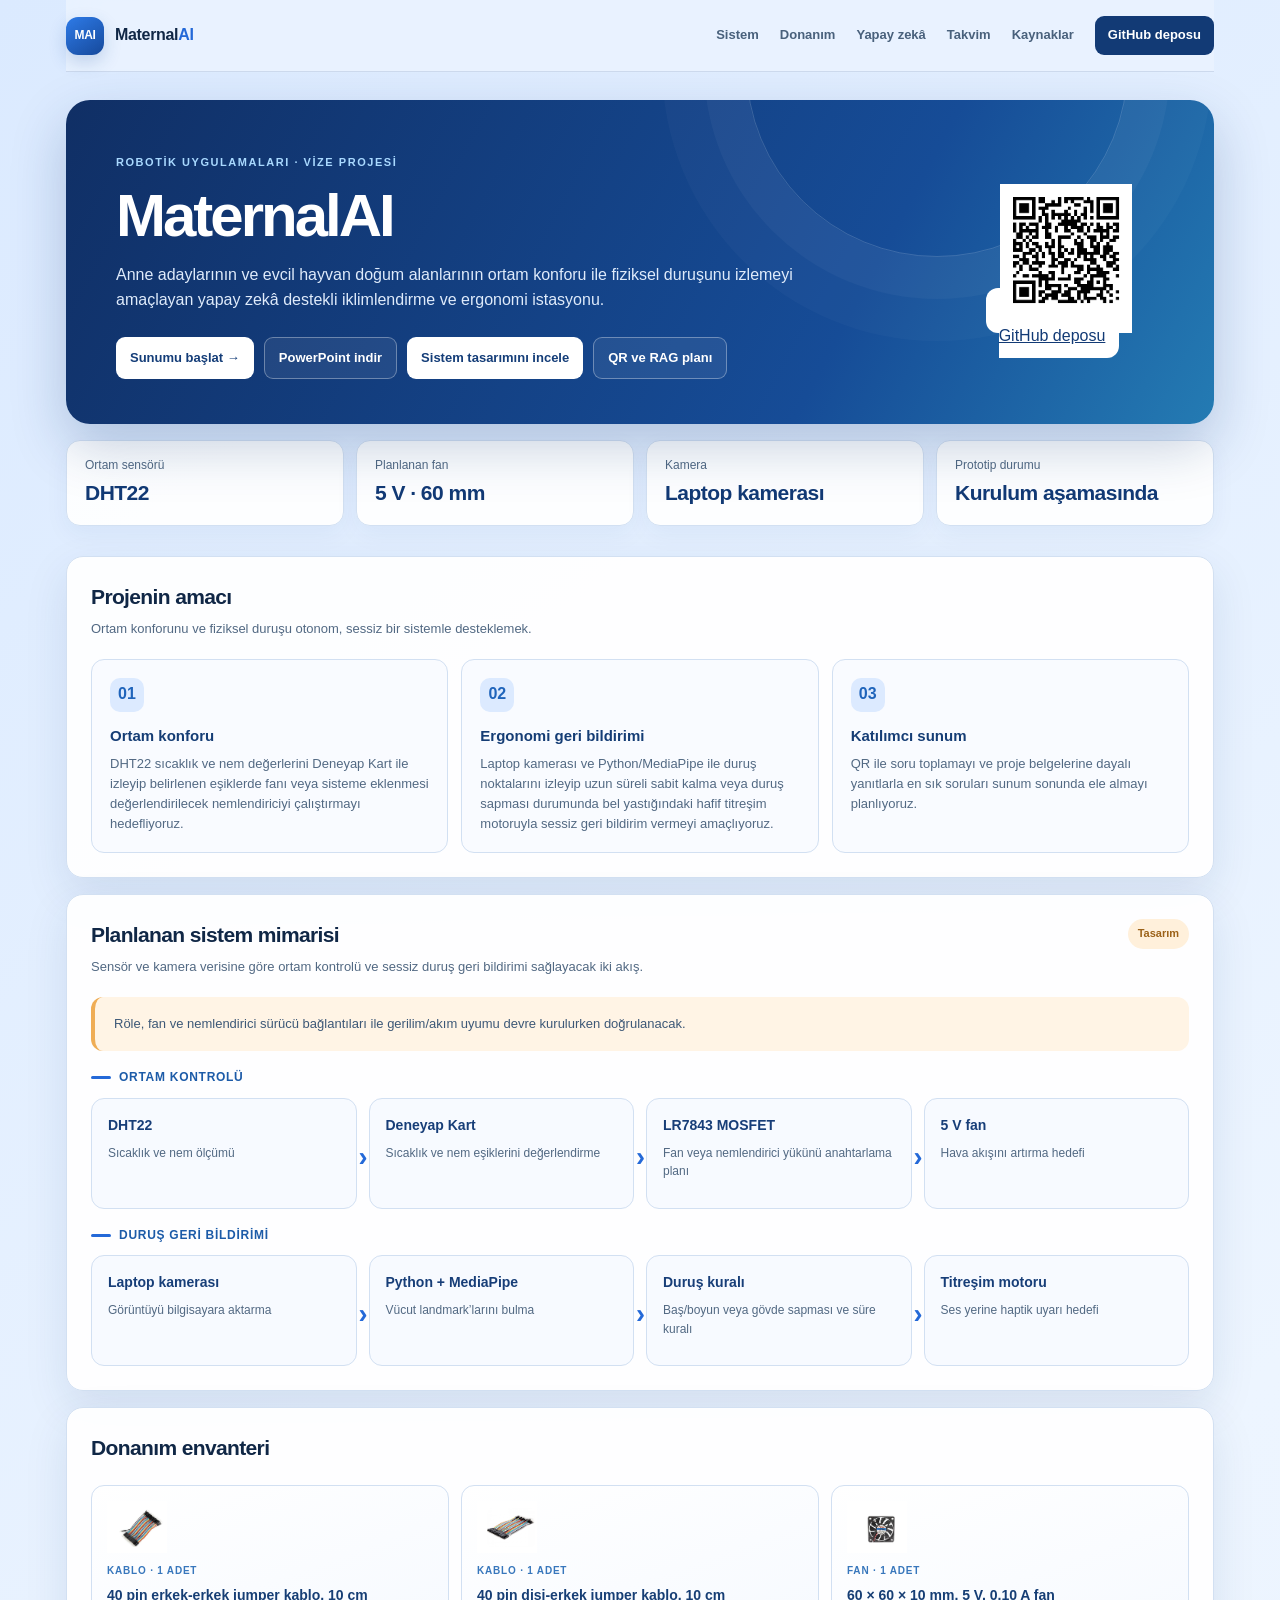
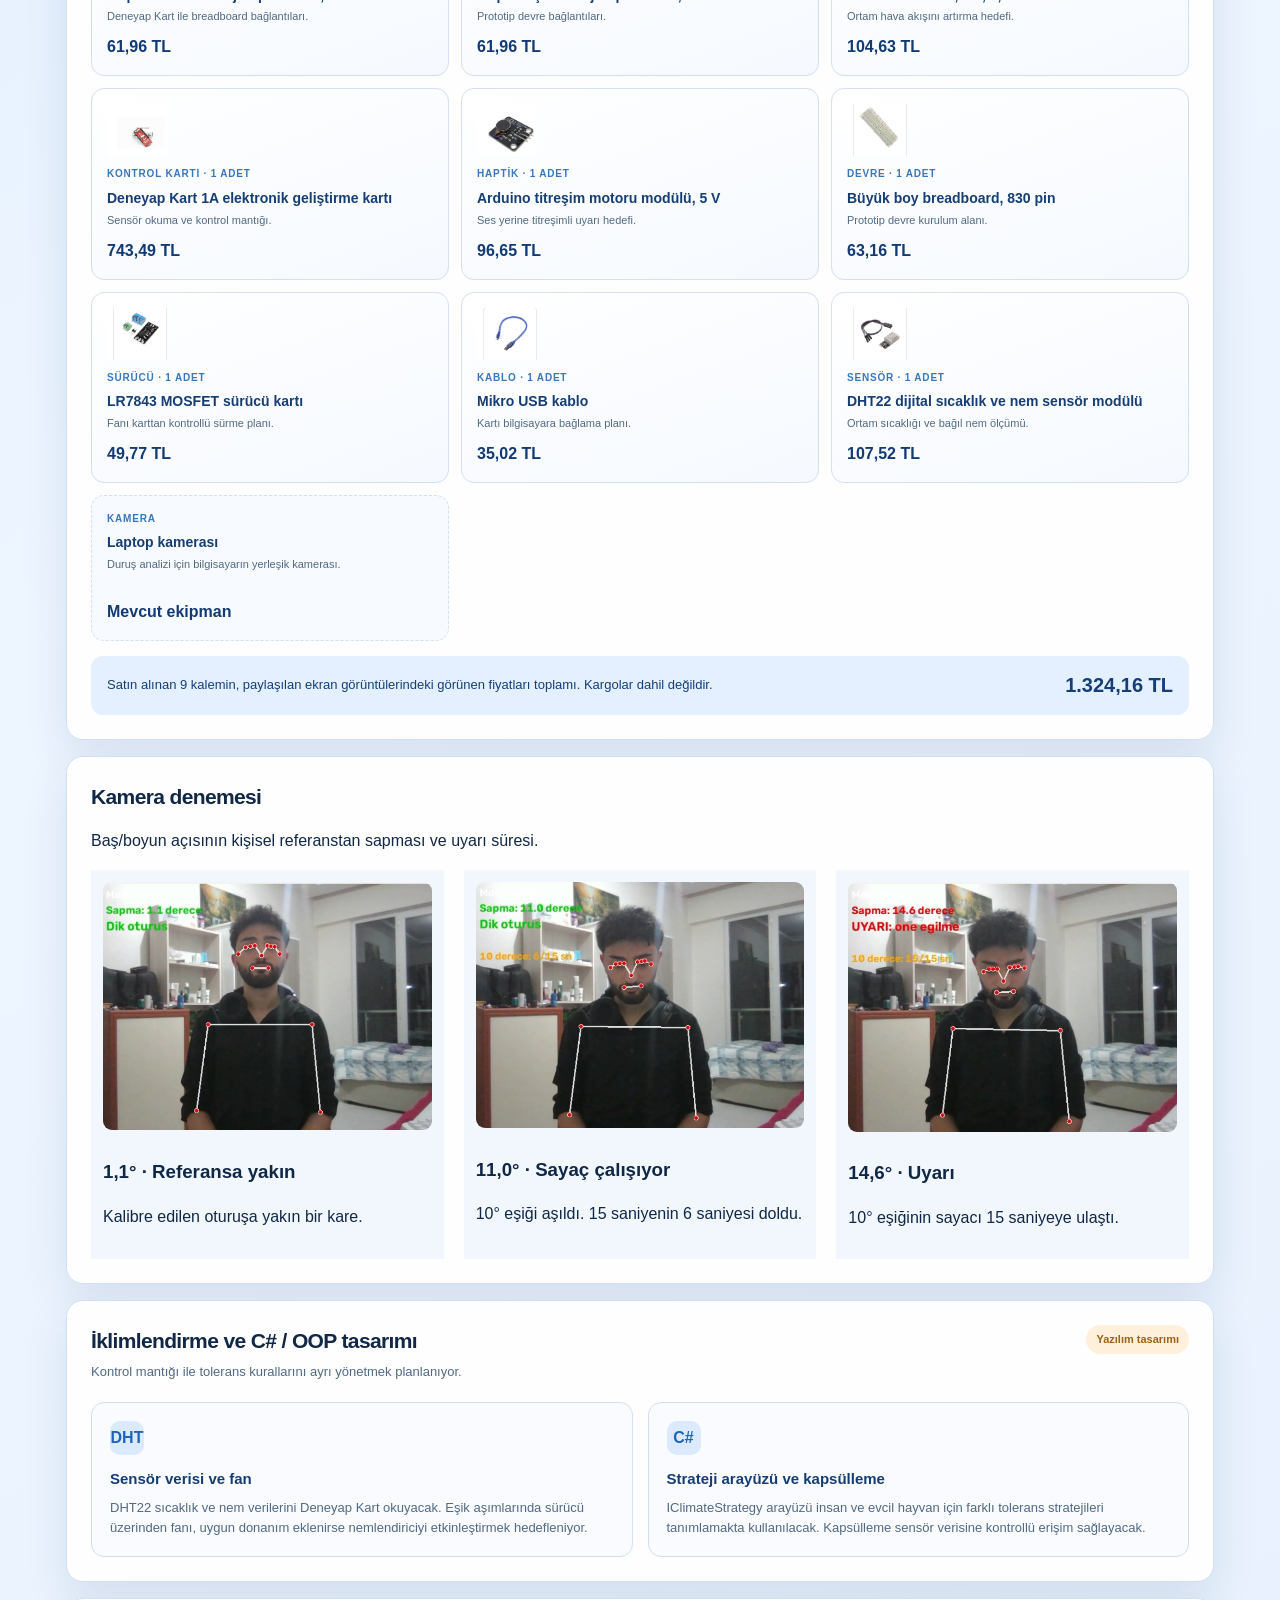
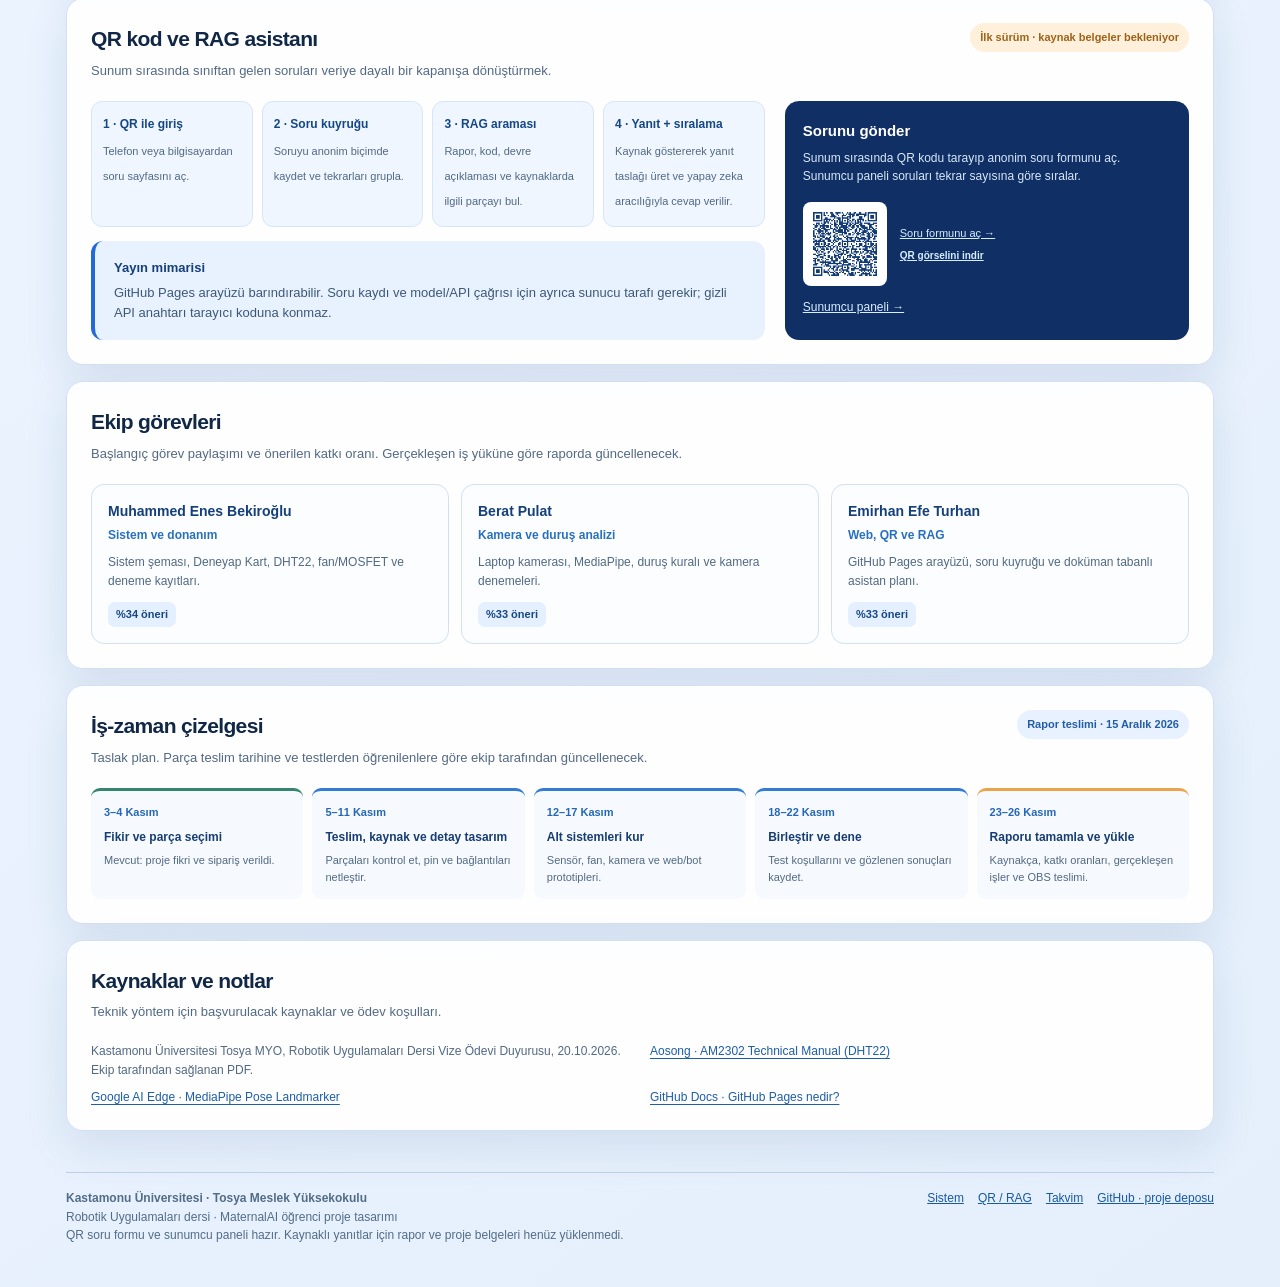
<file: index.html>
<!DOCTYPE html>

<html lang="tr">
<head>
<meta charset="utf-8"/>
<meta content="width=device-width, initial-scale=1" name="viewport"/>
<meta content="#123a75" name="theme-color"/>
<meta content="MaternalAI: anne adayları ve doğum alanları için ortam konforu ve ergonomi destek istasyonu." name="description"/>
<title>MaternalAI | İklimlendirme ve ergonomi istasyonu</title>
<style>
    :root{
      --ink:#102746;--muted:#526983;--paper:#eaf2ff;--line:#d2e0f2;--blue:#2469d8;--blue-dark:#123a75;
      --blue-deep:#0a2450;--sky:#70b7ff;--cyan:#3ab6c8;--soft:#dceaff;--surface:#fff;--amber:#efad55;
      --green:#33856d;--shadow:0 16px 44px rgba(20,55,105,.10)
    }
    *{box-sizing:border-box}html{scroll-behavior:smooth;scroll-padding-top:88px}
    body{margin:0;background:linear-gradient(145deg,#dbeaff 0%,#edf5ff 42%,#e5effc 100%);color:var(--ink);font:16px/1.55 Inter,ui-sans-serif,system-ui,-apple-system,"Segoe UI",sans-serif}
    a{color:var(--blue-dark)}button{font:inherit}.shell{max-width:1200px;margin:auto;padding:0 26px}
    .topbar{position:sticky;top:0;z-index:5;display:flex;align-items:center;justify-content:space-between;gap:20px;min-height:72px;background:rgba(234,242,255,.92);border-bottom:1px solid rgba(18,58,117,.13);backdrop-filter:blur(14px)}
    .brand{display:flex;align-items:center;gap:11px;text-decoration:none;color:var(--ink);font-weight:850;letter-spacing:-.02em}.mark{width:38px;height:38px;display:grid;place-items:center;border-radius:12px;background:linear-gradient(145deg,#2e7be8,#16499b);color:#fff;font-size:12px;font-weight:900;box-shadow:0 7px 18px #16499b33}.brand em{font-style:normal;color:var(--blue)}
    .nav{display:flex;align-items:center;gap:21px}.nav a{font-size:13px;color:#49617c;text-decoration:none;font-weight:650}.nav a:hover{color:var(--blue)}.nav .repo{padding:9px 13px;border-radius:9px;background:var(--blue-dark);color:#fff}
    .hero{position:relative;overflow:hidden;margin:28px 0 16px;padding:54px 50px 45px;border-radius:24px;background:linear-gradient(118deg,#102f65,#164c97 68%,#247bb3);color:#fff;box-shadow:0 22px 55px rgba(14,52,112,.23);display:grid;grid-template-columns:minmax(0,1fr) 240px;gap:34px;align-items:center}
    .hero:after{content:"";position:absolute;width:380px;height:380px;border:1px solid rgba(255,255,255,.16);border-radius:50%;right:86px;top:-225px;box-shadow:0 0 0 42px rgba(255,255,255,.035),0 0 0 84px rgba(255,255,255,.025)}
    .hero-copy,.hero-side{position:relative;z-index:1}.eyebrow{font-size:11px;letter-spacing:.14em;text-transform:uppercase;color:#a9d9ff;font-weight:850}.hero h1{font-size:clamp(36px,5vw,60px);line-height:1.02;letter-spacing:-.05em;margin:14px 0 17px;max-width:790px}.hero p{max-width:750px;color:#dfebfb;margin:0;font-size:16px}.hero-actions{display:flex;flex-wrap:wrap;gap:10px;margin-top:24px}.primary,.secondary{display:inline-flex;align-items:center;justify-content:center;min-height:42px;padding:9px 14px;border-radius:9px;text-decoration:none;font-size:13px;font-weight:800}.primary{background:#fff;color:#143d78}.secondary{border:1px solid #ffffff55;color:#fff;background:#ffffff12}.hero-side{justify-self:end;width:210px;text-align:center}.status{display:inline-flex;align-items:center;gap:8px;padding:7px 11px;border-radius:999px;background:#ffffff18;border:1px solid #ffffff3d;color:#e8f5ff;font-size:12px;font-weight:750}.status i{width:8px;height:8px;border-radius:50%;background:#ffc46e}.orb{width:116px;height:116px;margin:20px auto 0;border-radius:50%;display:grid;place-items:center;background:radial-gradient(circle at 35% 30%,#78c6ff,#2c75cf 70%);box-shadow:0 0 0 18px #ffffff12,0 15px 40px #061b3b66;font-size:29px;font-weight:900;letter-spacing:-.06em}
    .stats{display:grid;grid-template-columns:repeat(4,1fr);gap:12px;margin:0 0 30px}.stat{background:rgba(255,255,255,.92);border:1px solid var(--line);border-radius:14px;padding:15px 18px;box-shadow:0 8px 24px rgba(22,60,118,.05)}.stat span{display:block;color:var(--muted);font-size:12px}.stat strong{display:block;color:var(--blue-dark);font-size:21px;margin-top:3px;letter-spacing:-.025em}
    .section{background:rgba(255,255,255,.95);border:1px solid var(--line);border-radius:17px;padding:24px;margin:16px 0;box-shadow:var(--shadow)}.section-head{display:flex;justify-content:space-between;align-items:start;gap:18px;margin-bottom:20px}.section h2{margin:0;color:var(--ink);font-size:21px;letter-spacing:-.03em}.section-head p,.hint{margin:5px 0 0;color:var(--muted);font-size:13px}.pill{display:inline-flex;align-items:center;white-space:nowrap;padding:6px 10px;border-radius:999px;background:#e7f1ff;color:#245da6;font-size:11px;font-weight:800}.pill.plan{background:#fff0db;color:#9c6218}.pill.ready{background:#e5f4ed;color:#247456}
    .grid-3{display:grid;grid-template-columns:repeat(3,1fr);gap:13px}.grid-2{display:grid;grid-template-columns:repeat(2,1fr);gap:15px}.info-card{padding:18px;border:1px solid var(--line);border-radius:13px;background:#f9fbff}.info-card h3{font-size:15px;margin:0 0 7px;color:#153d75}.info-card p{font-size:13px;color:var(--muted);margin:0}.icon{width:34px;height:34px;border-radius:10px;display:grid;place-items:center;background:#dceaff;color:#1f64bb;font-weight:900;margin-bottom:12px}
    .flow{display:grid;grid-template-columns:repeat(4,1fr);gap:12px;align-items:stretch}.flow-step{position:relative;min-height:111px;padding:16px;border:1px solid var(--line);border-radius:13px;background:#f7faff}.flow-step:not(:last-child):after{content:"›";position:absolute;right:-12px;top:38px;z-index:1;color:var(--blue);font-size:27px;font-weight:900}.flow-step b{display:block;color:#173e78;font-size:14px;margin-bottom:7px}.flow-step span{display:block;color:var(--muted);font-size:12px}.flow-label{display:flex;align-items:center;gap:8px;margin:17px 0 11px;color:#1c5ba8;font-size:12px;font-weight:900;letter-spacing:.06em}.flow-label:before{content:"";width:20px;height:3px;border-radius:3px;background:var(--blue)}
    .inventory-grid{display:grid;grid-template-columns:repeat(3,1fr);gap:12px}.inventory-card{display:flex;flex-direction:column;min-height:146px;padding:15px;border:1px solid var(--line);border-radius:13px;background:linear-gradient(160deg,#fff,#f5f9ff)}.inventory-card .item-kind{color:#3877bc;font-size:10px;letter-spacing:.08em;text-transform:uppercase;font-weight:850}.inventory-card h3{margin:7px 0 4px;color:#163e75;font-size:14px;line-height:1.35}.inventory-card p{margin:0;color:var(--muted);font-size:11px}.inventory-card .price{margin-top:auto;padding-top:10px;color:#123a75;font-size:16px;font-weight:900}.inventory-card.pending{border-style:dashed;background:#f7faff}.purchase-proof{display:grid;grid-template-columns:1fr 1fr;gap:12px;margin-top:16px}.purchase-proof img{display:block;width:100%;height:auto;max-height:220px;object-fit:contain;background:#fff;border:1px solid var(--line);border-radius:10px;padding:7px}.price-total{display:flex;justify-content:space-between;align-items:center;gap:12px;margin-top:15px;padding:14px 16px;background:#e4efff;border-radius:12px;color:#153f79;font-size:13px}.price-total strong{font-size:20px;white-space:nowrap}
    .vision{display:grid;grid-template-columns:1.25fr .75fr;gap:18px}.notice{padding:17px 19px;background:#e8f2ff;border-radius:12px;border-left:4px solid var(--blue);color:#3d5877;font-size:13px}.notice strong{display:block;color:#153f7b;margin-bottom:5px}.notice.warn{background:#fff4e5;border-left-color:var(--amber)}.architecture{display:grid;grid-template-columns:1fr 1fr;gap:10px}.arch-node{padding:13px;border:1px solid #cdddf2;border-radius:11px;background:#f6faff}.arch-node b{display:block;font-size:13px;color:#154681}.arch-node span{font-size:11px;color:var(--muted)}
    .rag{display:grid;grid-template-columns:1.25fr .75fr;gap:20px;align-items:stretch}.rag-flow{display:grid;grid-template-columns:repeat(4,1fr);gap:9px}.rag-item{padding:13px 11px;border-radius:11px;background:#eff6ff;border:1px solid #d7e6f8}.rag-item b{display:block;color:#154784;font-size:12px;margin-bottom:5px}.rag-item span{font-size:11px;color:var(--muted)}.q-demo{padding:18px;border-radius:14px;background:#102f65;color:#fff;min-height:165px}.q-demo h3{font-size:15px;margin:0 0 7px}.q-demo p{margin:0;color:#d9e8fa;font-size:12px}.q-demo a{color:#d8edff}.qr-row{display:flex;align-items:center;gap:13px;margin-top:16px}.qr-placeholder{width:84px;height:84px;display:block;object-fit:contain;background:#fff;border-radius:8px;padding:5px}.qr-row span{max-width:170px;font-size:11px;color:#d7e8fa}.qr-download{display:inline-block;color:#d8edff;font-size:10px;font-weight:750;margin-top:6px}
    .milestones{display:grid;grid-template-columns:repeat(5,1fr);gap:9px}.milestone{padding:13px;border-top:3px solid #347bd2;background:#f6faff;border-radius:9px}.milestone time{display:block;font-size:11px;color:#2567b6;font-weight:850;margin-bottom:7px}.milestone b{font-size:12px;display:block;color:#173d72}.milestone span{display:block;font-size:11px;color:var(--muted);margin-top:5px}.milestone.done{border-color:#33856d}.milestone.due{border-color:#eaa54b}
    .team{display:grid;grid-template-columns:repeat(3,1fr);gap:12px}.person{padding:16px;border:1px solid var(--line);border-radius:13px;background:#fbfdff}.person h3{font-size:14px;margin:0 0 4px;color:#153f79}.person strong{display:block;font-size:12px;color:#2870bf;margin-bottom:8px}.person p{margin:0;font-size:12px;color:var(--muted)}.share{margin-top:12px;display:inline-block;padding:4px 8px;border-radius:7px;background:#e4efff;color:#154784;font-size:11px;font-weight:850}
    details{border-top:1px solid var(--line);padding:12px 0}details:first-of-type{border-top:0}summary{cursor:pointer;color:#1a4f93;font-weight:800;font-size:13px}details p{font-size:12px;color:var(--muted);margin:8px 0 0}
    .source-list{display:grid;grid-template-columns:1fr 1fr;gap:8px 20px}.source-list a{font-size:12px;color:#1d5da9;text-decoration-thickness:1px;text-underline-offset:3px}.source-list p{font-size:12px;color:var(--muted);margin:0}
    .footer{padding:25px 0 42px;color:#536c88;font-size:12px}.footer-row{display:flex;justify-content:space-between;gap:20px;flex-wrap:wrap;border-top:1px solid #bdcfe5;padding-top:16px}.footer-links{display:flex;gap:14px;flex-wrap:wrap}.footer a{color:#1759a3}.footer-note{max-width:720px}
    @media(max-width:850px){.shell{padding:0 17px}.nav{gap:12px}.nav a:not(.repo){display:none}.hero{grid-template-columns:1fr;padding:38px 28px}.hero-side{justify-self:start;display:flex;align-items:center;gap:22px;width:auto}.orb{width:68px;height:68px;margin:0;font-size:20px}.stats{grid-template-columns:repeat(2,1fr)}.grid-3{grid-template-columns:1fr}.inventory-grid{grid-template-columns:repeat(2,1fr)}.vision,.rag{grid-template-columns:1fr}.milestones{grid-template-columns:repeat(2,1fr)}.team{grid-template-columns:1fr}.flow{grid-template-columns:repeat(2,1fr)}.flow-step:nth-child(2):after{display:none}}
    @media(max-width:500px){.shell{padding:0 12px}.topbar{min-height:64px}.brand{font-size:14px}.hero{margin-top:14px;padding:30px 21px}.hero h1{font-size:38px}.hero p{font-size:14px}.stats{gap:8px}.stat{padding:12px}.stat strong{font-size:18px}.section{padding:17px;margin:12px 0}.section-head{flex-direction:column}.flow{grid-template-columns:1fr}.flow-step{min-height:unset}.flow-step:after{display:none!important}.inventory-grid{grid-template-columns:1fr}.purchase-proof{grid-template-columns:1fr}.rag-flow{grid-template-columns:repeat(2,1fr)}.milestones{grid-template-columns:1fr}.source-list{grid-template-columns:1fr}.hero-side{gap:16px}}
  body,button,code{font-family:"Segoe UI",Arial,sans-serif}.trial{display:grid;grid-template-columns:repeat(auto-fit,minmax(min(100%,210px),1fr));gap:20px}.trial img{width:100%;border-radius:9px}.trial article{padding:12px;background:#f2f7fe}.inventory-card img{object-fit:contain;display:block;margin-bottom:10px}</style>
</head>
<body>
<div class="shell">
<header class="topbar">
<a aria-label="MaternalAI ana sayfa" class="brand" href="#top"><span class="mark">MAI</span><span>Maternal<em>AI</em></span></a>
<nav aria-label="Ana menü" class="nav">
<a href="#sistem">Sistem</a><a href="#donanim">Donanım</a><a href="#ai">Yapay zekâ</a><a href="#plan">Takvim</a><a href="#kaynaklar">Kaynaklar</a><a class="repo" href="https://github.com/bekiroglumuhammedenes-cyber/MaternalAI" rel="noreferrer" target="_blank">GitHub deposu</a>
</nav>
</header>
<main id="top">
<section class="hero">
<div class="hero-copy">
<div class="eyebrow">Robotik Uygulamaları · Vize Projesi</div>
<h1>MaternalAI</h1>
<p>Anne adaylarının ve evcil hayvan doğum alanlarının ortam konforu ile fiziksel duruşunu izlemeyi amaçlayan yapay zekâ destekli iklimlendirme ve ergonomi istasyonu.</p>
<div class="hero-actions"><a class="primary" href="sunum.html">Sunumu başlat →</a><a class="secondary" download="" href="MaternalAI.pptx">PowerPoint indir</a><a class="primary" href="#sistem">Sistem tasarımını incele</a><a class="secondary" href="#ai">QR ve RAG planı</a></div>
</div>
<div class="hero-side"><a href="https://github.com/bekiroglumuhammedenes-cyber/MaternalAI" style="background:white;padding:14px;text-align:center;border-radius:12px"><img alt="GitHub deposu QR kodu" height="132" src="assets/github.png" width="132"/><br/>GitHub deposu</a></div>
</section>
<section aria-label="Proje özeti" class="stats">
<div class="stat"><span>Ortam sensörü</span><strong>DHT22</strong></div>
<div class="stat"><span>Planlanan fan</span><strong>5 V · 60 mm</strong></div>
<div class="stat"><span>Kamera</span><strong>Laptop kamerası</strong></div>
<div class="stat"><span>Prototip durumu</span><strong>Kurulum aşamasında</strong></div>
</section>
<section class="section" id="amac">
<div class="section-head"><div><h2>Projenin amacı</h2><p>Ortam konforunu ve fiziksel duruşu otonom, sessiz bir sistemle desteklemek.</p></div></div>
<div class="grid-3">
<article class="info-card"><div class="icon">01</div><h3>Ortam konforu</h3><p>DHT22 sıcaklık ve nem değerlerini Deneyap Kart ile izleyip belirlenen eşiklerde fanı veya sisteme eklenmesi değerlendirilecek nemlendiriciyi çalıştırmayı hedefliyoruz.</p></article>
<article class="info-card"><div class="icon">02</div><h3>Ergonomi geri bildirimi</h3><p>Laptop kamerası ve Python/MediaPipe ile duruş noktalarını izleyip uzun süreli sabit kalma veya duruş sapması durumunda bel yastığındaki hafif titreşim motoruyla sessiz geri bildirim vermeyi amaçlıyoruz.</p></article>
<article class="info-card"><div class="icon">03</div><h3>Katılımcı sunum</h3><p>QR ile soru toplamayı ve proje belgelerine dayalı yanıtlarla en sık soruları sunum sonunda ele almayı planlıyoruz.</p></article>
</div>
</section>
<section class="section" id="sistem">
<div class="section-head"><div><h2>Planlanan sistem mimarisi</h2><p>Sensör ve kamera verisine göre ortam kontrolü ve sessiz duruş geri bildirimi sağlayacak iki akış.</p></div><span class="pill plan">Tasarım</span></div><p class="notice warn" style="margin-top:12px">Röle, fan ve nemlendirici sürücü bağlantıları ile gerilim/akım uyumu devre kurulurken doğrulanacak.</p>
<div class="flow-label">ORTAM KONTROLÜ</div>
<div class="flow">
<div class="flow-step"><b>DHT22</b><span>Sıcaklık ve nem ölçümü</span></div><div class="flow-step"><b>Deneyap Kart</b><span>Sıcaklık ve nem eşiklerini değerlendirme</span></div><div class="flow-step"><b>LR7843 MOSFET</b><span>Fan veya nemlendirici yükünü anahtarlama planı</span></div><div class="flow-step"><b>5 V fan</b><span>Hava akışını artırma hedefi</span></div>
</div>
<div class="flow-label">DURUŞ GERİ BİLDİRİMİ</div>
<div class="flow">
<div class="flow-step"><b>Laptop kamerası</b><span>Görüntüyü bilgisayara aktarma</span></div><div class="flow-step"><b>Python + MediaPipe</b><span>Vücut landmark’larını bulma</span></div><div class="flow-step"><b>Duruş kuralı</b><span>Baş/boyun veya gövde sapması ve süre kuralı</span></div><div class="flow-step"><b>Titreşim motoru</b><span>Ses yerine haptik uyarı hedefi</span></div>
</div>
</section>
<section class="section" id="donanim">
<div class="section-head"><div><h2>Donanım envanteri</h2></div></div>
<div class="inventory-grid">
<article class="inventory-card"><img alt="Erkek–erkek jumper" height="52" src="assets/parca-1.png" width="60"/><span class="item-kind">Kablo · 1 adet</span><h3>40 pin erkek-erkek jumper kablo, 10 cm</h3><p>Deneyap Kart ile breadboard bağlantıları.</p><div class="price">61,96 TL</div></article>
<article class="inventory-card"><img alt="Dişi–erkek jumper" height="52" src="assets/parca-2.png" width="60"/><span class="item-kind">Kablo · 1 adet</span><h3>40 pin dişi-erkek jumper kablo, 10 cm</h3><p>Prototip devre bağlantıları.</p><div class="price">61,96 TL</div></article>
<article class="inventory-card"><img alt="5 V fan" height="52" src="assets/parca-3.png" width="60"/><span class="item-kind">Fan · 1 adet</span><h3>60 × 60 × 10 mm, 5 V, 0,10 A fan</h3><p>Ortam hava akışını artırma hedefi.</p><div class="price">104,63 TL</div></article>
<article class="inventory-card"><img alt="Deneyap Kart 1A" height="52" src="assets/parca-4.png" width="60"/><span class="item-kind">Kontrol kartı · 1 adet</span><h3>Deneyap Kart 1A elektronik geliştirme kartı</h3><p>Sensör okuma ve kontrol mantığı.</p><div class="price">743,49 TL</div></article>
<article class="inventory-card"><img alt="Titreşim motoru" height="52" src="assets/parca-5.png" width="60"/><span class="item-kind">Haptik · 1 adet</span><h3>Arduino titreşim motoru modülü, 5 V</h3><p>Ses yerine titreşimli uyarı hedefi.</p><div class="price">96,65 TL</div></article>
<article class="inventory-card"><img alt="830 pin breadboard" height="52" src="assets/parca-6.png" width="60"/><span class="item-kind">Devre · 1 adet</span><h3>Büyük boy breadboard, 830 pin</h3><p>Prototip devre kurulum alanı.</p><div class="price">63,16 TL</div></article>
<article class="inventory-card"><img alt="LR7843 MOSFET" height="52" src="assets/parca-7.png" width="60"/><span class="item-kind">Sürücü · 1 adet</span><h3>LR7843 MOSFET sürücü kartı</h3><p>Fanı karttan kontrollü sürme planı.</p><div class="price">49,77 TL</div></article>
<article class="inventory-card"><img alt="Mikro USB kablo" height="52" src="assets/parca-8.png" width="60"/><span class="item-kind">Kablo · 1 adet</span><h3>Mikro USB kablo</h3><p>Kartı bilgisayara bağlama planı.</p><div class="price">35,02 TL</div></article>
<article class="inventory-card"><img alt="DHT22" height="52" src="assets/parca-9.png" width="60"/><span class="item-kind">Sensör · 1 adet</span><h3>DHT22 dijital sıcaklık ve nem sensör modülü</h3><p>Ortam sıcaklığı ve bağıl nem ölçümü.</p><div class="price">107,52 TL</div></article>
<article class="inventory-card pending"><span class="item-kind">Kamera</span><h3>Laptop kamerası</h3><p>Duruş analizi için bilgisayarın yerleşik kamerası.</p><div class="price">Mevcut ekipman</div></article>
</div>
<div class="price-total"><span>Satın alınan 9 kalemin, paylaşılan ekran görüntülerindeki görünen fiyatları toplamı. Kargolar dahil değildir.</span><strong>1.324,16 TL</strong></div>
</section>
<section class="section" id="duruş"><h2>Kamera denemesi</h2><p>Baş/boyun açısının kişisel referanstan sapması ve uyarı süresi.</p><div class="trial"><article style="--i:0"><img alt="1,1° · Referansa yakın" src="assets/durus-0.jpg"/><h3>1,1° · Referansa yakın</h3><p>Kalibre edilen oturuşa yakın bir kare.</p></article><article style="--i:1"><img alt="11,0° · Sayaç çalışıyor" src="assets/durus-1.jpg"/><h3>11,0° · Sayaç çalışıyor</h3><p>10° eşiği aşıldı. 15 saniyenin 6 saniyesi doldu.</p></article><article style="--i:2"><img alt="14,6° · Uyarı" src="assets/durus-2.jpg"/><h3>14,6° · Uyarı</h3><p>10° eşiğinin sayacı 15 saniyeye ulaştı.</p></article></div></section>
<section class="section" id="iklimlendirme">
<div class="section-head"><div><h2>İklimlendirme ve C# / OOP tasarımı</h2><p>Kontrol mantığı ile tolerans kurallarını ayrı yönetmek planlanıyor.</p></div><span class="pill plan">Yazılım tasarımı</span></div>
<div class="grid-2">
<article class="info-card"><div class="icon">DHT</div><h3>Sensör verisi ve fan</h3><p>DHT22 sıcaklık ve nem verilerini Deneyap Kart okuyacak. Eşik aşımlarında sürücü üzerinden fanı, uygun donanım eklenirse nemlendiriciyi etkinleştirmek hedefleniyor.</p></article>
<article class="info-card"><div class="icon">C#</div><h3>Strateji arayüzü ve kapsülleme</h3><p>IClimateStrategy arayüzü insan ve evcil hayvan için farklı tolerans stratejileri tanımlamakta kullanılacak. Kapsülleme sensör verisine kontrollü erişim sağlayacak.</p></article>
</div>
</section>
<section class="section" id="ai">
<div class="section-head"><div><h2>QR kod ve RAG asistanı</h2><p>Sunum sırasında sınıftan gelen soruları veriye dayalı bir kapanışa dönüştürmek.</p></div><span class="pill plan">İlk sürüm · kaynak belgeler bekleniyor</span></div>
<div class="rag">
<div>
<div class="rag-flow">
<div class="rag-item"><b>1 · QR ile giriş</b><span>Telefon veya bilgisayardan soru sayfasını aç.</span></div><div class="rag-item"><b>2 · Soru kuyruğu</b><span>Soruyu anonim biçimde kaydet ve tekrarları grupla.</span></div>
<div class="rag-item"><b>3 · RAG araması</b><span>Rapor, kod, devre açıklaması ve kaynaklarda ilgili parçayı bul.</span></div><div class="rag-item"><b>4 · Yanıt + sıralama</b><span>Kaynak göstererek yanıt taslağı üret ve yapay zeka aracılığıyla cevap verilir.</span></div>
</div>
<div class="notice" style="margin-top:14px"><strong>Yayın mimarisi</strong>GitHub Pages arayüzü barındırabilir. Soru kaydı ve model/API çağrısı için ayrıca sunucu tarafı gerekir; gizli API anahtarı tarayıcı koduna konmaz.</div>
</div>
<aside class="q-demo"><h3>Sorunu gönder</h3><p>Sunum sırasında QR kodu tarayıp anonim soru formunu aç. Sunumcu paneli soruları tekrar sayısına göre sıralar.</p><div class="qr-row"><img alt="MaternalAI soru formunu açan QR kod" class="qr-placeholder" src="assets/soru.png"/><span><a href="soru.html">Soru formunu aç →</a><br/><a class="qr-download" download="" href="assets/soru.png">QR görselini indir</a></span></div><p style="margin-top:12px"><a href="panel.html">Sunumcu paneli →</a></p></aside>
</div>
</section>
<section class="section" id="ekip">
<div class="section-head"><div><h2>Ekip görevleri</h2><p>Başlangıç görev paylaşımı ve önerilen katkı oranı. Gerçekleşen iş yüküne göre raporda güncellenecek.</p></div></div>
<div class="team">
<article class="person"><h3>Muhammed Enes Bekiroğlu</h3><strong>Sistem ve donanım</strong><p>Sistem şeması, Deneyap Kart, DHT22, fan/MOSFET ve deneme kayıtları.</p><span class="share">%34 öneri</span></article>
<article class="person"><h3>Berat Pulat</h3><strong>Kamera ve duruş analizi</strong><p>Laptop kamerası, MediaPipe, duruş kuralı ve kamera denemeleri.</p><span class="share">%33 öneri</span></article>
<article class="person"><h3>Emirhan Efe Turhan</h3><strong>Web, QR ve RAG</strong><p>GitHub Pages arayüzü, soru kuyruğu ve doküman tabanlı asistan planı.</p><span class="share">%33 öneri</span></article>
</div>
</section>
<section class="section" id="plan">
<div class="section-head"><div><h2>İş-zaman çizelgesi</h2><p>Taslak plan. Parça teslim tarihine ve testlerden öğrenilenlere göre ekip tarafından güncellenecek.</p></div><span class="pill">Rapor teslimi · 15 Aralık 2026</span></div>
<div class="milestones">
<div class="milestone done"><time>3–4 Kasım</time><b>Fikir ve parça seçimi</b><span>Mevcut: proje fikri ve sipariş verildi.</span></div>
<div class="milestone"><time>5–11 Kasım</time><b>Teslim, kaynak ve detay tasarım</b><span>Parçaları kontrol et, pin ve bağlantıları netleştir.</span></div>
<div class="milestone"><time>12–17 Kasım</time><b>Alt sistemleri kur</b><span>Sensör, fan, kamera ve web/bot prototipleri.</span></div>
<div class="milestone"><time>18–22 Kasım</time><b>Birleştir ve dene</b><span>Test koşullarını ve gözlenen sonuçları kaydet.</span></div>
<div class="milestone due"><time>23–26 Kasım</time><b>Raporu tamamla ve yükle</b><span>Kaynakça, katkı oranları, gerçekleşen işler ve OBS teslimi.</span></div>
</div>
</section>
<section class="section" id="kaynaklar">
<div class="section-head"><div><h2>Kaynaklar ve notlar</h2><p>Teknik yöntem için başvurulacak kaynaklar ve ödev koşulları.</p></div></div>
<div class="source-list">
<p>Kastamonu Üniversitesi Tosya MYO, Robotik Uygulamaları Dersi Vize Ödevi Duyurusu, 20.10.2026. Ekip tarafından sağlanan PDF.</p>
<a href="https://www.aosong.com/uploadfiles/2025/04/20250417105409216.pdf" rel="noreferrer" target="_blank">Aosong · AM2302 Technical Manual (DHT22)</a>
<a href="https://developers.google.com/edge/mediapipe/solutions/vision/pose_landmarker" rel="noreferrer" target="_blank">Google AI Edge · MediaPipe Pose Landmarker</a>
<a href="https://docs.github.com/en/pages/getting-started-with-github-pages/what-is-github-pages" rel="noreferrer" target="_blank">GitHub Docs · GitHub Pages nedir?</a>
</div>
</section>
</main>
<footer class="footer"><div class="footer-row"><div class="footer-note"><strong>Kastamonu Üniversitesi · Tosya Meslek Yüksekokulu</strong><br/>Robotik Uygulamaları dersi · MaternalAI öğrenci proje tasarımı<br/>QR soru formu ve sunumcu paneli hazır. Kaynaklı yanıtlar için rapor ve proje belgeleri henüz yüklenmedi.</div><div class="footer-links"><a href="#sistem">Sistem</a><a href="#ai">QR / RAG</a><a href="#plan">Takvim</a><a href="https://github.com/bekiroglumuhammedenes-cyber/MaternalAI" rel="noreferrer" target="_blank">GitHub · proje deposu</a></div></div></footer>
</div>
</body>
</html>
</file>
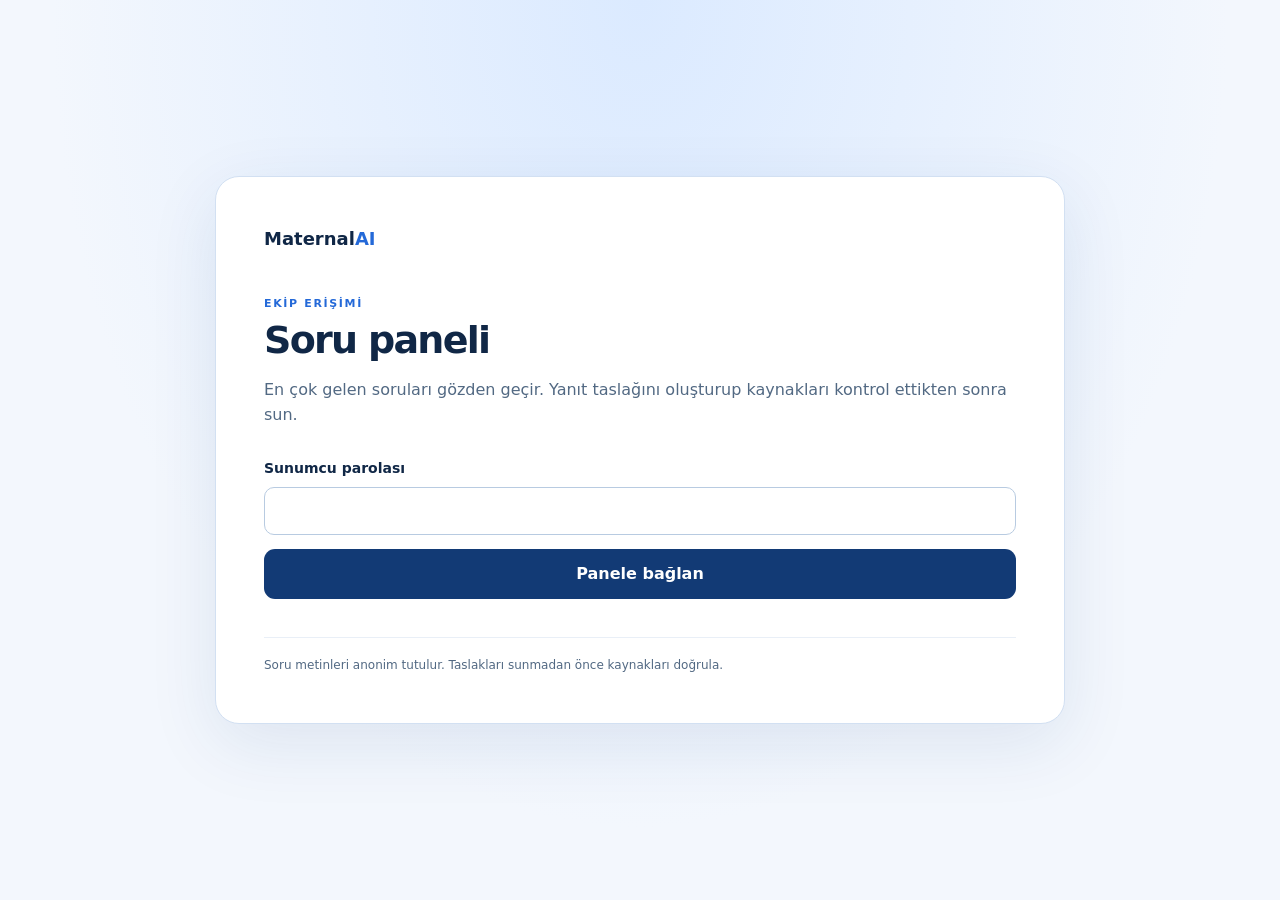
<file: panel.html>
<!doctype html>
<html lang="tr">
<head><meta charset="utf-8"><meta name="viewport" content="width=device-width, initial-scale=1"><meta name="theme-color" content="#123a75"><title>MaternalAI · Sunumcu paneli</title><link rel="stylesheet" href="soru.css"><link rel="stylesheet" href="panel.css"></head>
<body><main class="card panel">
  <a class="brand" href="./">Maternal<span>AI</span></a><p class="eyebrow">EKİP ERİŞİMİ</p><h1>Soru paneli</h1>
  <p class="intro">En çok gelen soruları gözden geçir. Yanıt taslağını oluşturup kaynakları kontrol ettikten sonra sun.</p>
  <form id="login"><label for="password">Sunumcu parolası</label><input id="password" type="password" autocomplete="current-password" required><button>Panele bağlan</button></form>
  <div class="toolbar" hidden><span id="summary"></span><button id="refresh" class="secondary-button">Yenile</button></div>
  <p id="panel-status" role="status" aria-live="polite"></p><section id="questions" aria-live="polite"></section>
  <footer>Soru metinleri anonim tutulur. Taslakları sunmadan önce kaynakları doğrula.</footer>
</main><script src="soru-config.js"></script><script src="panel.js" defer></script></body></html>
</file>
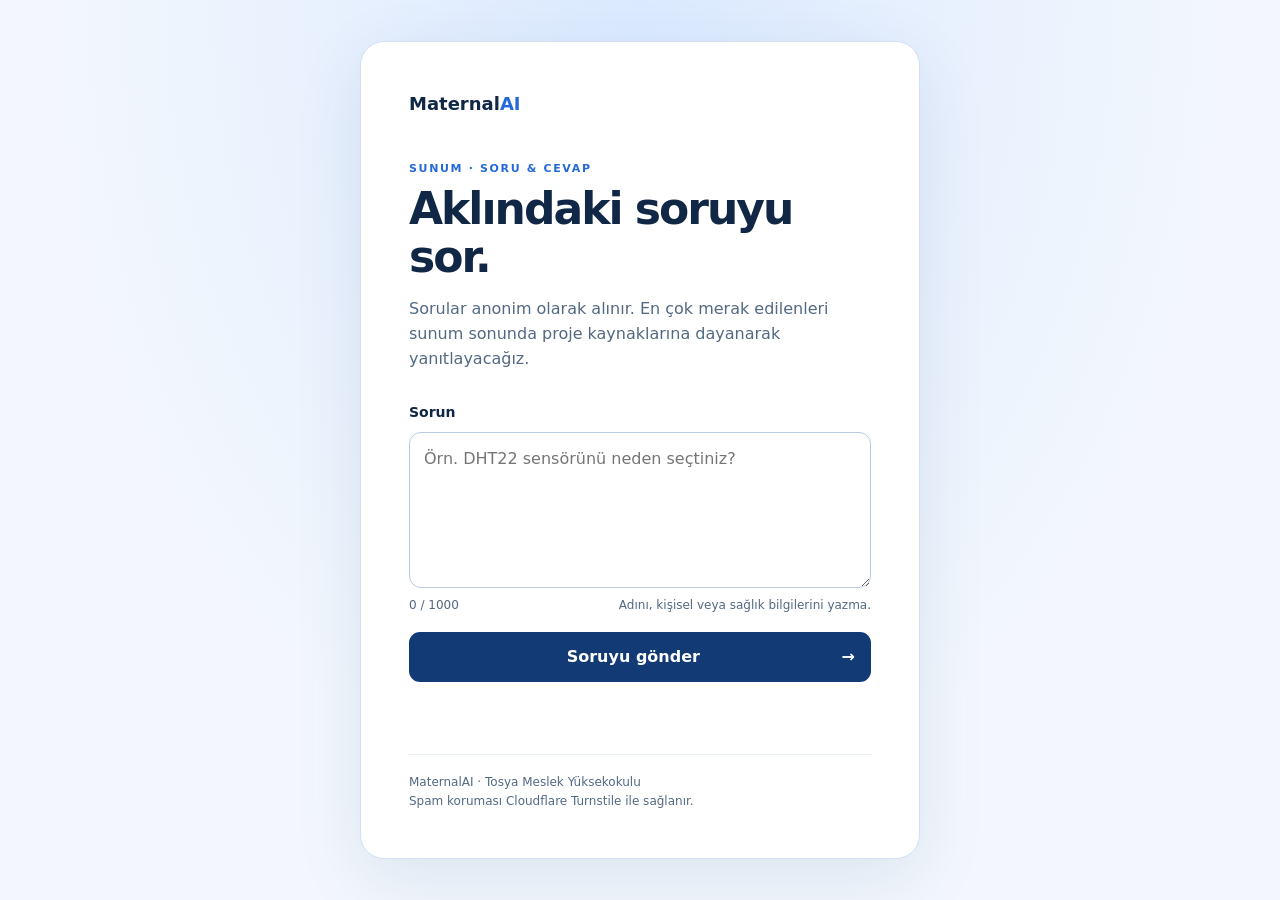
<file: soru.html>
<!doctype html>
<html lang="tr">
<head>
  <meta charset="utf-8"><meta name="viewport" content="width=device-width, initial-scale=1">
  <meta name="theme-color" content="#123a75"><title>MaternalAI · Soru gönder</title>
  <link rel="stylesheet" href="soru.css">
</head>
<body>
  <main class="card">
    <a class="brand" href="./">Maternal<span>AI</span></a>
    <p class="eyebrow">SUNUM · SORU &amp; CEVAP</p>
    <h1>Aklındaki soruyu sor.</h1>
    <p class="intro">Sorular anonim olarak alınır. En çok merak edilenleri sunum sonunda proje kaynaklarına dayanarak yanıtlayacağız.</p>
    <form id="question-form">
      <label for="question">Sorun</label>
      <textarea id="question" name="question" maxlength="1000" minlength="5" placeholder="Örn. DHT22 sensörünü neden seçtiniz?" required></textarea>
      <div class="meta"><span id="counter">0 / 1000</span><span>Adını, kişisel veya sağlık bilgilerini yazma.</span></div>
      <label class="trap" aria-hidden="true">Website<input name="website" tabindex="-1" autocomplete="off"></label>
      <div id="turnstile" class="turnstile" aria-label="Spam koruması"></div>
      <button id="submit" type="submit">Soruyu gönder <span aria-hidden="true">→</span></button>
      <p id="status" role="status" aria-live="polite"></p>
    </form>
    <footer>MaternalAI · Tosya Meslek Yüksekokulu<br>Spam koruması Cloudflare Turnstile ile sağlanır.</footer>
  </main>
  <script src="soru-config.js"></script>
  <script src="https://challenges.cloudflare.com/turnstile/v0/api.js?render=explicit" async defer></script>
  <script src="soru.js" defer></script>
</body>
</html>
</file>
<file: soru.css>
:root{color-scheme:light;--ink:#102746;--muted:#526983;--blue:#2469d8;--line:#d2e0f2}*{box-sizing:border-box}body{margin:0;min-height:100vh;padding:24px;display:grid;place-items:center;background:radial-gradient(ellipse at top,#dbeaff,#f3f7fd 65%);font:16px/1.55 Inter,ui-sans-serif,system-ui,-apple-system,"Segoe UI",sans-serif;color:var(--ink)}.card{width:min(100%,560px);padding:clamp(24px,6vw,48px);background:#fff;border:1px solid var(--line);border-radius:24px;box-shadow:0 20px 70px #163c7619}.brand{display:inline-block;color:var(--ink);font-size:18px;font-weight:850;text-decoration:none}.brand span{color:var(--blue)}.eyebrow{margin:42px 0 8px;color:var(--blue);font-size:11px;font-weight:850;letter-spacing:.15em}.card h1{margin:0;font-size:clamp(32px,8vw,44px);line-height:1.1;letter-spacing:-.045em}.intro{margin:16px 0 30px;color:var(--muted)}label{display:block;margin-bottom:8px;font-size:14px;font-weight:750}textarea{display:block;width:100%;min-height:156px;resize:vertical;padding:14px;border:1px solid #b8cbe1;border-radius:12px;color:var(--ink);font:inherit;outline:none}textarea:focus{border-color:var(--blue);box-shadow:0 0 0 3px #2469d822}.meta{display:flex;justify-content:space-between;gap:12px;margin:8px 0 18px;color:var(--muted);font-size:12px}.meta span:last-child{text-align:right}button{width:100%;min-height:50px;padding:12px 16px;border:0;border-radius:11px;background:#123a75;color:white;font:inherit;font-weight:800;cursor:pointer}button:hover{background:#1c56a8}button:disabled{opacity:.65;cursor:wait}button span{float:right}#status{min-height:24px;margin:10px 0 0;font-size:14px}#status.success{color:#16734e}#status.error{color:#a72c34}.trap{position:absolute;left:-10000px}footer{margin-top:38px;padding-top:18px;border-top:1px solid #e9eff7;color:var(--muted);font-size:12px}@media(max-width:420px){body{padding:14px}.card{border-radius:18px}.meta{align-items:flex-start;flex-direction:column}.meta span:last-child{text-align:left}}
</file>
<file: panel.css>
.panel{width:min(100%,850px)}.panel h1{font-size:38px}input{width:100%;height:48px;padding:10px 12px;border:1px solid #b8cbe1;border-radius:10px;font:inherit;margin:0 0 14px}.toolbar{display:flex;justify-content:space-between;align-items:center;margin:28px 0 12px;color:var(--muted);font-size:13px}.secondary-button{width:auto;min-height:38px;padding:7px 14px;background:#eaf2ff;color:#123a75}.secondary-button:hover{background:#dbeaff}.question-card{padding:18px 0;border-top:1px solid #e3ebf5}.question-top{display:flex;justify-content:space-between;gap:16px;align-items:flex-start}.question-top h2{font-size:18px;line-height:1.4;margin:0 0 7px}.count{flex:0 0 auto;border-radius:999px;background:#eaf2ff;padding:5px 10px;color:#123a75;font-size:12px;font-weight:800}.question-meta,.examples,.source-list{color:var(--muted);font-size:13px}.examples{margin:8px 0 12px;padding-left:20px}.question-card button{width:auto;min-height:39px;padding:8px 12px}.answer{margin-top:14px;padding:14px;border-radius:10px;background:#f3f7fd;white-space:pre-wrap}.source-list{margin:8px 0 0;padding-left:20px}.empty{padding:28px 0;color:var(--muted)}[hidden]{display:none!important}
</file>
